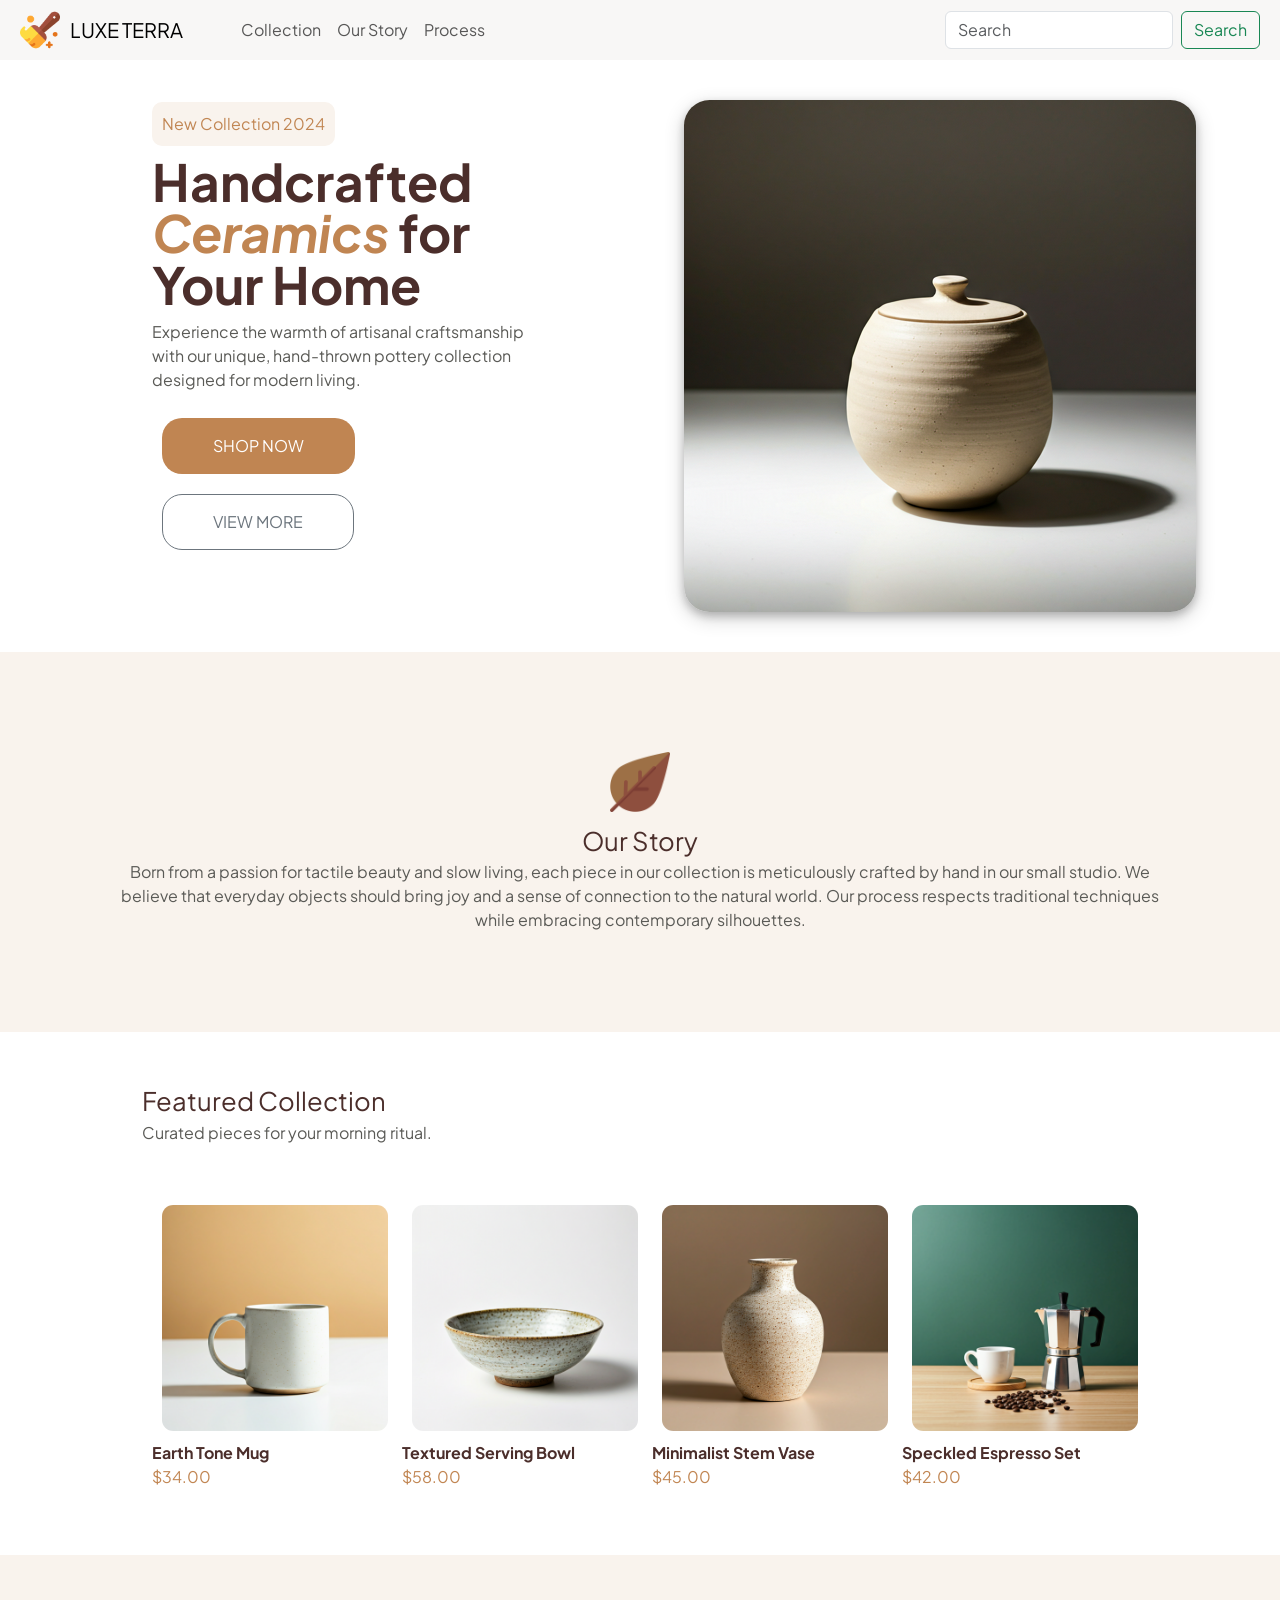
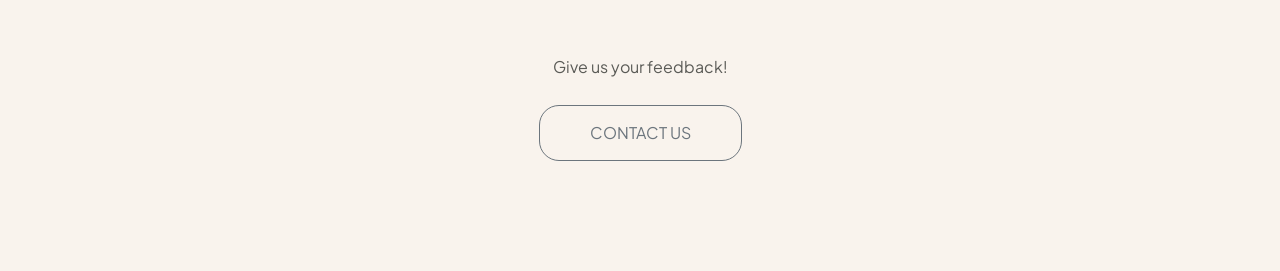
<file: index.html>
<!DOCTYPE html>
<html lang="en">

<head>
  <meta name="viewport" content="width=device-width, initial-scale=1.0">
  <title>Handcrafted ceramics for you</title>
  <link rel="icon" type="image/x-icon" src="images/favicon.ico">
  <!-- FONTS -->
  <link href="https://fonts.googleapis.com/css2?family=Plus+Jakarta+Sans:wght@300;400;500;600;700;800&display=swap"
    rel="stylesheet" />
  <link href="https://fonts.googleapis.com/css2?family=Material+Symbols+Outlined:wght,FILL@100..700,0..1&display=swap"
    rel="stylesheet" />
  <!-- STYLES -->
  <link href="https://cdn.jsdelivr.net/npm/bootstrap@5.3.3/dist/css/bootstrap.min.css" rel="stylesheet">
  <script src="https://cdn.jsdelivr.net/npm/bootstrap@5.3.3/dist/js/bootstrap.bundle.min.js"></script>
  <link rel="stylesheet" href="css/style.css">
  <script src="js/main.js"></script>
</head>

<body>
  <!-- NAV BAR -->
  <nav class="navbar sticky-top navbar-expand-lg navbar-light navbar-styling">
    <button class="navbar-toggler" type="button" data-bs-toggle="collapse" data-bs-target="#navbarTogglerDemo03"
      aria-controls="navbarTogglerDemo03" aria-expanded="false" aria-label="Toggle navigation">
      <span class="navbar-toggler-icon"></span>
    </button>
    <img src="images/brush.png" alt="Brush Logo" class="brush-logo">
    <a class="navbar-brand luxe-logo" href="#">LUXE TERRA</a>
    <div class="collapse navbar-collapse" id="navbarTogglerDemo03">
      <ul class="navbar-nav me-auto mt-2 mt-lg-0">
        <li class="nav-item">
          <a class="nav-link" href="#collection">Collection</a>
        </li>
        <li class="nav-item">
          <a class="nav-link" href="#ourstory">Our Story</a>
        </li>
        <li class="nav-item">
          <a class="nav-link" href="#featuredcollection">Process</a>
        </li>
      </ul>
      <form class="d-flex my-2 my-lg-0" role="search">
        <input class="form-control me-2" type="search" placeholder="Search" aria-label="Search">
        <button class="btn btn-outline-success" type="submit">Search</button>
      </form>
    </div>
  </nav>
  <div class="container-fluid">

    <!-- COLLECTION SECTON -->
    <div id="collection" class="new-div row align-items-center">
      <div class="col-12 col-lg-6">
        <div class="new-collection">New Collection 2024</div>
        <div class="new-handcrafted">
          <div class="new-text">Handcrafted <i class="italic">Ceramics</i> for Your Home</div>
          <p>Experience the warmth of artisanal craftsmanship with our unique, hand-thrown pottery collection designed
            for modern living.</p>
          <button type="button" class="btn button-shop">SHOP NOW</button>
          <button type="button" class="btn btn-outline-secondary view-more">VIEW MORE</button>
        </div>
      </div>
      <div class="ceramics col-12 col-lg-6">
        <!-- image here -->
        <img class="ceramics-img img-fluid" src="images/vase.png" alt="Ceramics" />
      </div>
    </div>
    <!-- OUT STORY -->
    <div id="ourstory" class="our-story row">
      <div class="col-12">
        <!-- image here -->
        <img class="leaf-icon" src="images/eco.png" alt="Leaf icon" />
        <div class="headline1">Our Story</div>
        <div>Born from a passion for tactile beauty and slow living, each piece in our collection is meticulously
          crafted by hand in our small studio. We believe that everyday objects should bring joy and a sense of
          connection to the natural world. Our process respects traditional techniques while embracing contemporary
          silhouettes.</div>
      </div>
    </div>
    <!-- FEATURED COLLECTION -->
    <div id="featuredcollection" class="featured-collection row">
      <div class="col-12">
        <div class="headline2">Featured Collection</div>
        <div class="featured-description">Curated pieces for your morning ritual.</div>
      </div>
      <!-- images here -->
      <div class="featured-images row">
        <div class="col-lg-3 col-md-6 col-sm-12">
          <img class="img-fluid collection-image" src="images/cup1.png" alt="Cup image" />
          <p class="feature-headline">Earth Tone Mug</p>
          <p class="features-price">$34.00</p>
        </div>
        <div class="col-lg-3 col-md-6 col-sm-12">
          <img class="img-fluid collection-image" src="images/vase1.png" alt="Vase image" />
          <p class="feature-headline">Textured Serving Bowl</p>
          <p class="features-price">$58.00</p>
        </div>
        <div class="col-lg-3 col-md-6 col-sm-12">
          <img class="img-fluid collection-image" src="images/cup2.png" alt="Cup image" />
          <p class="feature-headline">Minimalist Stem Vase</p>
          <p class="features-price">$45.00</p>
        </div>
        <div class="col-lg-3 col-md-6 col-sm-12">
          <img class="img-fluid collection-image" src="images/coffee.png" alt="Coffee beans and a coffee machine" />
          <p class="feature-headline">Speckled Espresso Set</p>
          <p class="features-price">$42.00</p>
        </div>
      </div>
    </div>
    <!-- CONTACT US -->
    <div class="contact-us row">
      <div>
        <p>Give us your feedback!</p>
        <!-- Button trigger modal -->
        <button type="button" id="contactUsFormButton" class="btn btn-outline-secondary view-more"
          data-bs-toggle="modal" data-bs-target="#contactUsModal">
          CONTACT US
        </button>
        <div id="application-success" class="alert alert-success alert-dismissible fade show d-none" role="success">Your application was submitted.
          <button type="button" class="close" data-dismiss="alert" aria-label="Close">
          <span aria-hidden="true">&times;</span>
            </button></button></div>

        <!-- Modal -->
        <div class="modal fade" id="contactUsModal" tabindex="-1" aria-labelledby="contactUsModalTitle"
          aria-hidden="true">
          <div class="modal-dialog modal-lg">
            <div class="modal-content">
              <div class="modal-header">
                <h1 class="modal-title fs-5" id="contactUsModalTitle">Contact us form</h1>
                <button type="button" class="btn-close" data-bs-dismiss="modal" id="close-button" aria-label="Close"></button>
              </div>
              <div class="modal-body">
                <form id="contactModalForm" novalidate>
                  <!-- The information section -->
                  <div class="row g-2 mb-3">
                    
                    <label for="floatingInputName" class="form-label">Your information</label>
                    <!-- The name field -->
                    <div class="col-md">
                      <div class="form-floating">
                        <input type="text" class="form-control" id="floatingInputName" name="firstName"
                          placeholder="First name" aria-label="Your first name" value="John" autocomplete="given-name">
                        <label for="floatingInputName">First name</label>
                      </div>
                      <div id="floatingInputName-error" class="text-danger small mt-1 d-none" role="alert">Name must be
                        at least 3 characters.</div>
                    </div>
                    
                    <!-- The surname field -->
                    <div class="col-md">
                      <div class="form-floating">
                        <input type="text" class="form-control" id="floatingInputLastName" placeholder="Last name"
                          aria-label="Your last name" value="Smith">
                        <label for="floatingInputLastName">Last name</label>
                      </div>
                      <div id="floatingInputLastName-error" class="text-danger small mt-1 d-none" role="alert">Name must
                        be at least 3 characters.</div>
                    </div>
                  </div>
                  <!-- The email section -->
                  <div class="row">
                    <div class="mb-3">
                      <div class="form-floating">
                        <input type="email" class="form-control" id="floatingInputEmail" placeholder="name@example.com"
                          value="name@example.com">
                        <label for="floatingInputEmail">Email address</label>
                      </div>
                      <div id="floatingInputEmail-error" class="text-danger small mt-1 d-none" role="alert">Use a valid
                        email address.</div>
                    </div>
                  </div>
                  <!-- The message section -->
                  <div class="form-floating">
                    <div class="mb-3">
                      <label for="contactUsForm" class="form-label">Your message for us:</label>
                      <textarea class="form-control" id="contactUsForm" placeholder="Enter your message." rows="3"></textarea>
                    </div>
                    <div id="contactUsForm-error" class="text-danger small mt-1 d-none" role="alert">This field cannot
                      be empty or longer than 200
                      characters.</div>
                  </div>
                  <div class="row g-2 mb-3">
                    <div class="col-md">
                      <label for="pwd" class="form-label">Password:</label>
                    <input type="password" class="form-control" id="password-field" placeholder="Enter your password" name="pswd">
                    <div id="password-field-error" class="text-danger small mt-1 d-none" role="alert">The password requires at least 8 characters long, a capital letter, a number and a special character.</div>
                    </div>
                    <div class="col-md">
                      <label for="pwd" class="form-label">Repeat password:</label>
                    <input type="password" class="form-control" id="repeat-password" placeholder="Confirm your password" name="pswd">
                    <div id="password-repeat-field-error" class="text-danger small mt-1 d-none" role="alert">The password must match.</div>
                  </div>
                  </div>
                </form>
              </div>
              <!-- The button section -->
              <div class="modal-footer">
                <button type="submit" class="btn btn-outline-primary disabled contact-us-button" data-bs-dismiss="modal"
                  form="contactModalForm">Submit</button>
              </div>
            </div>
          </div>
        </div>
      </div>
    </div>

</body>

</html>
</file>
<file: css/style.css>
body {
  font-family: "Plus Jakarta Sans", sans-serif;
  color: #5a5a56;
}

/* NAVBAR STYLING */
.navbar-styling {
  background-color: #F8F7F6;
  padding: 10px 20px;
}
.navbar-styling .brush-logo {
  width: 40px;
  margin-right: 10px;
}
.navbar-styling .luxe-logo {
  margin-right: 50px;
}

/* COLLECTION SECTION STYLING */
.new-div {
  display: flex;
  justify-content: center;
  align-items: center;
  padding: 40px;
  text-align: left;
}
.new-div .new-collection {
  color: rgb(193, 134, 83);
  background-color: #F9F3ED;
  border-width: 1px;
  border-radius: 10px;
  padding: 10px;
  display: inline-block;
  margin-left: 100px;
}

.new-handcrafted {
  margin-bottom: 50px;
  margin-left: 100px;
  margin-right: 100px;
}
.new-handcrafted .new-text {
  font-weight: bold;
  color: #4B2E2B;
  line-height: 1;
  font-size: clamp(2.5rem, 4vw, 5rem);
  margin-top: 10px;
  margin-bottom: 10px;
}
.new-handcrafted .italic {
  color: #C08552;
}

/* BUTTONS in Collections */
.btn.button-shop {
  background-color: #C08552;
  color: white;
  border-radius: 20px;
  padding: 15px 50px;
  margin: 10px;
}

.btn.view-more {
  border-radius: 20px;
  padding: 15px 50px;
  margin: 10px;
}

/*the main image container*/
.ceramics {
  display: flex;
  justify-content: center;
}
.ceramics img {
  border-radius: 5%;
  box-shadow: 0 4px 8px 0 rgba(0, 0, 0, 0.2), 0 6px 20px 0 rgba(0, 0, 0, 0.19);
}
@media (min-width: 1400px) {
  .ceramics .ceramics-img {
    width: 800px;
  }
}

@media (max-width: 800px) {
  .new-div {
    text-align: center;
  }
  .new-div .new-collection {
    margin-left: 0;
  }
  .new-handcrafted {
    padding: 10px;
    margin: 0;
  }
}
/* OUR STORY STYLING */
.our-story {
  background-color: #F9F3ED;
  display: flex;
  text-align: center;
  padding: clamp(50px, 10vw, 100px);
}
.our-story .headline1 {
  color: #4B2E2B;
  font-size: clamp(1rem, 2vw, 3rem);
  margin-top: 10px;
}
.our-story .leaf-icon {
  width: 60px;
}
@media (min-width: 1400px) {
  .our-story .our-story {
    padding-left: 500px;
    padding-right: 500px;
  }
}

/* FEATURED COLLECTION */
.featured-collection {
  display: flex;
  justify-content: center;
  align-items: center;
  text-align: left;
  overflow-x: hidden;
  /* text */
}
.featured-collection .headline2 {
  color: #4B2E2B;
  font-size: clamp(1rem, 2vw, 3rem);
  padding-top: 50px;
  padding-left: 130px;
}
.featured-collection .feature-headline {
  color: #4B2E2B;
  font-weight: bold;
  margin: 0;
}
.featured-collection .features-price {
  color: rgb(193, 134, 83);
}
.featured-collection .featured-description {
  display: flex;
  padding-bottom: 50px;
  padding-left: 130px;
}
.featured-collection .features-price {
  padding-bottom: 50px;
}
.featured-collection {
  /* images */
}
.featured-collection .featured-images {
  display: flex;
  justify-content: center;
  align-items: center;
  padding: 0 140px;
}
.featured-collection .collection-image {
  border-radius: 5%;
  width: 350px;
  margin: 10px;
}
@media (max-width: 800px) {
  .featured-collection .headline2 {
    text-align: center;
    padding: 10px;
  }
  .featured-collection .featured-description {
    padding: 10px;
  }
  .featured-collection .featured-images {
    padding: 0 50px 50px 50px;
  }
}

/* CONTACT US */
.contact-us {
  background-color: #F9F3ED;
  display: flex;
  text-align: center;
  padding: clamp(20px, 10vw, 100px);
}

/*# sourceMappingURL=style.css.map */
</file>
